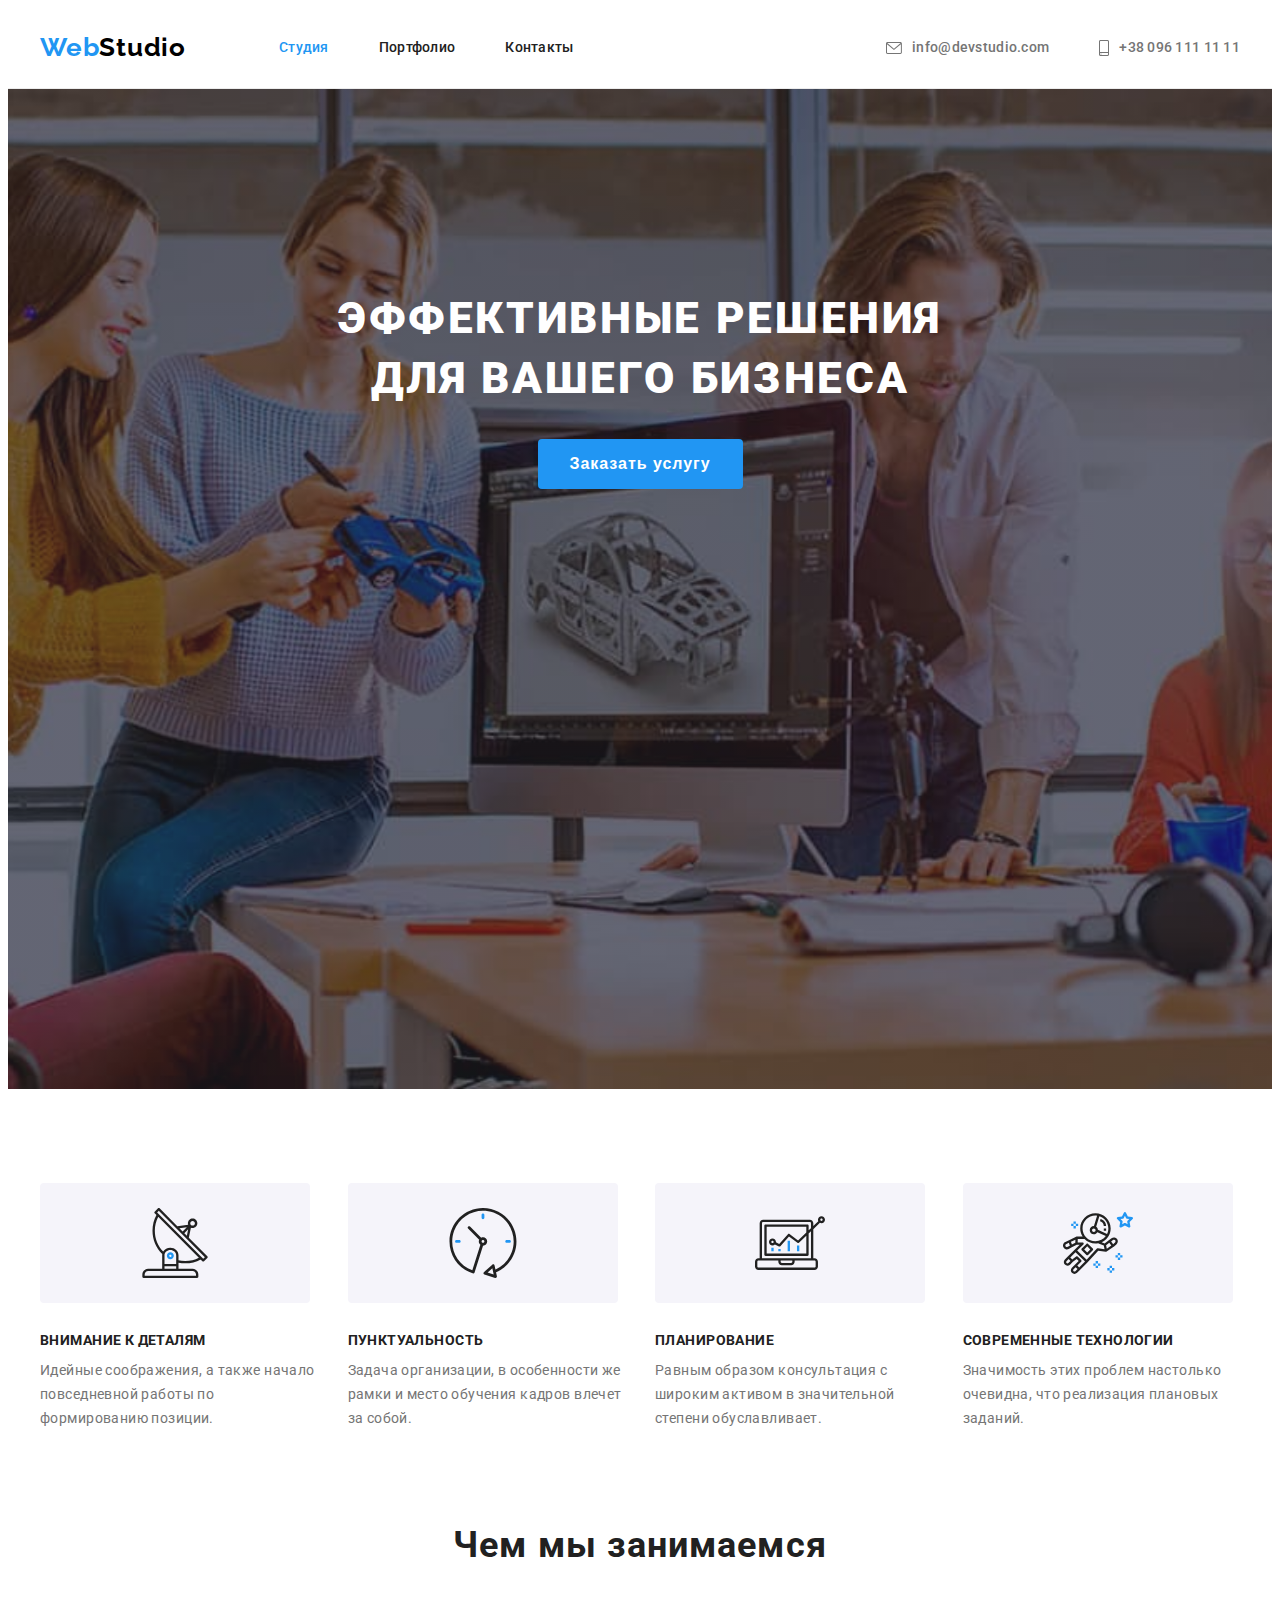
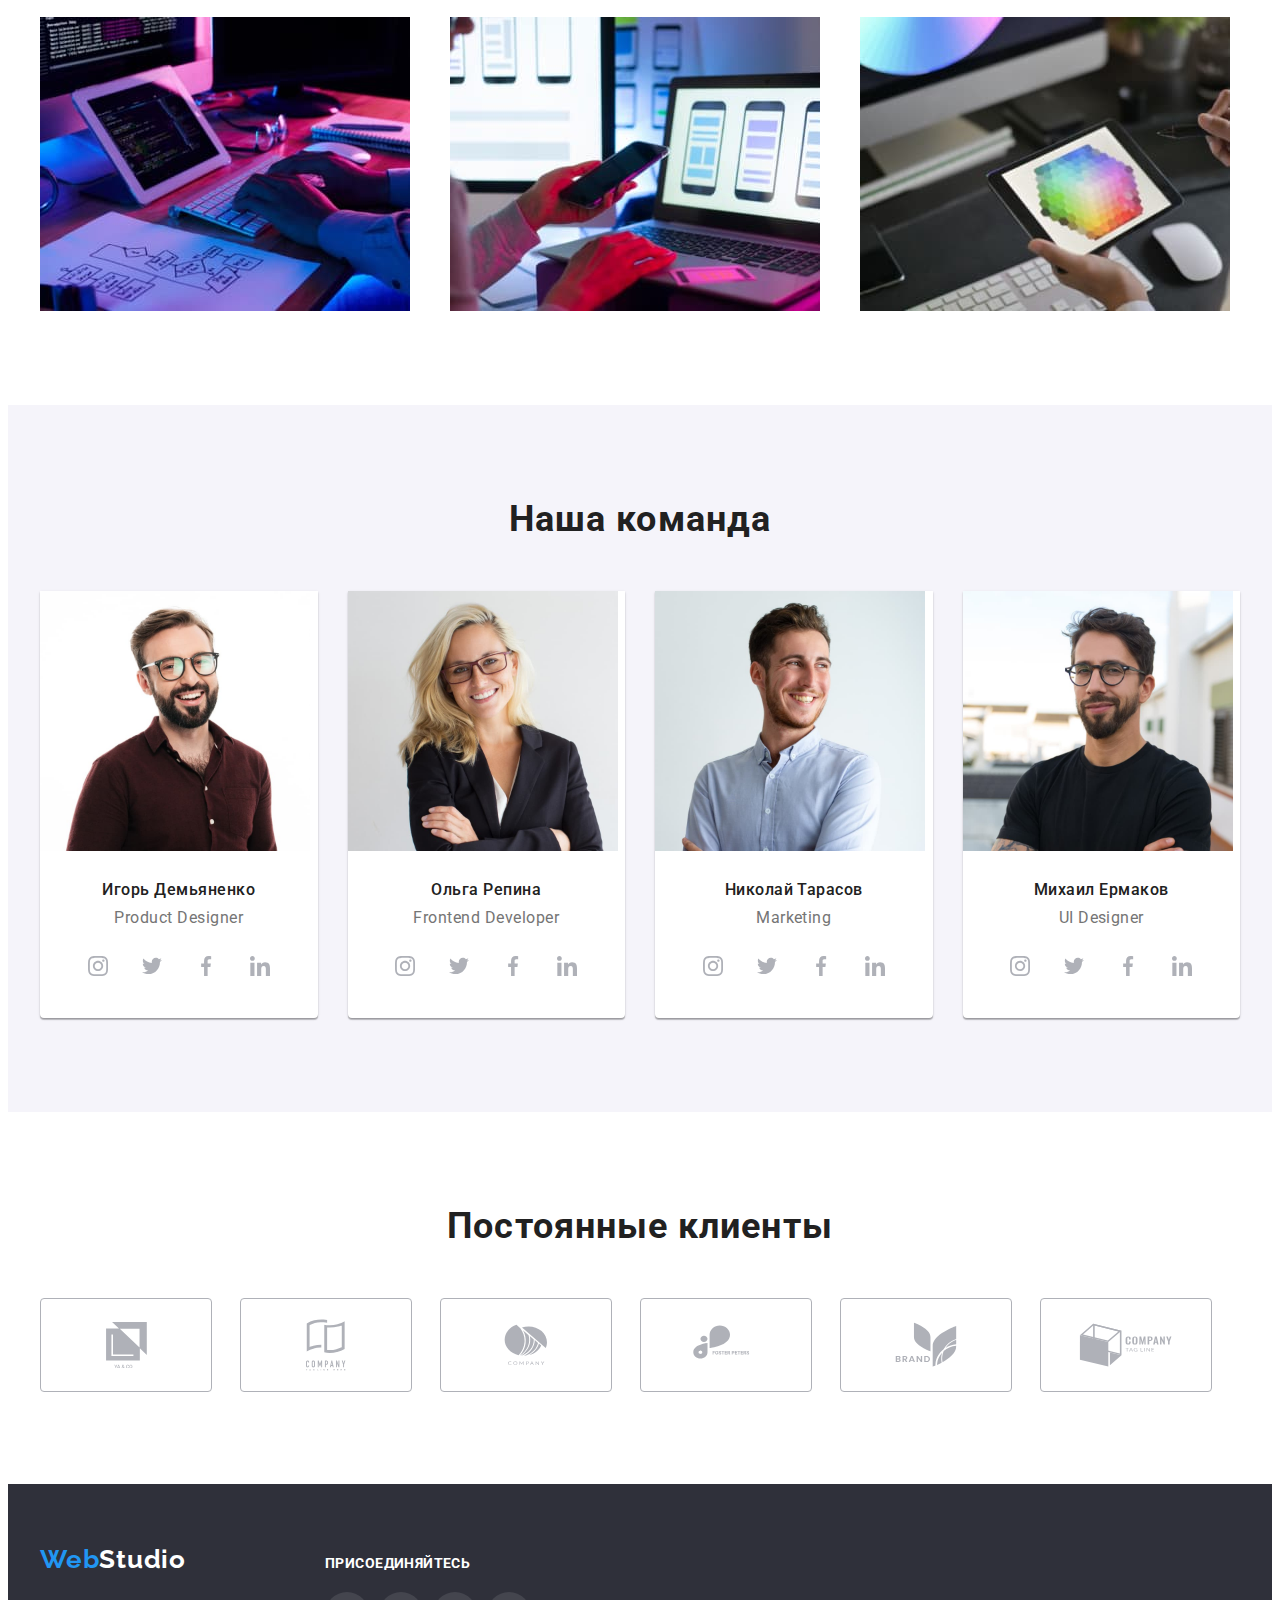
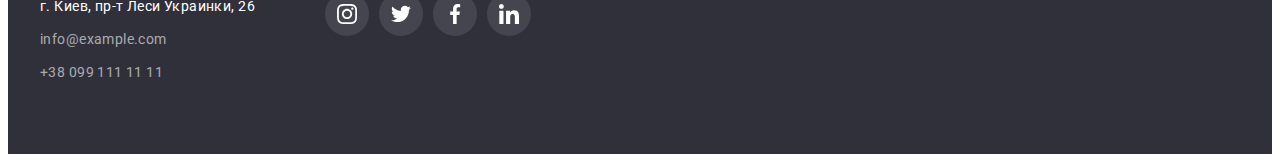
<file: index.html>
<!DOCTYPE html>
<html lang="ru">

<head>
    <meta charset="UTF-8">
    <meta http-equiv="X-UA-Compatible" content="IE=edge">
    <meta name="viewport" content="width=device-width, initial-scale=1.0">
    <title lang="en">WebStudio</title>
    <link rel="stylesheet" href="https://cdnjs.cloudflare.com/ajax/libs/modern-normalize/1.1.0/modern-normalize.min.css"
        integrity="sha512-wpPYUAdjBVSE4KJnH1VR1HeZfpl1ub8YT/NKx4PuQ5NmX2tKuGu6U/JRp5y+Y8XG2tV+wKQpNHVUX03MfMFn9Q=="
        crossorigin="anonymous" referrerpolicy="no-referrer" />
    <link rel="preconnect" href="https://fonts.googleapis.com">
    <link rel="preconnect" href="https://fonts.gstatic.com" crossorigin>
    <link
        href="https://fonts.googleapis.com/css2?family=Raleway:wght@700&family=Roboto:wght@400;500;700;900&display=swap"
        rel="stylesheet">
    <link rel="stylesheet" href="./css/styles.css">
</head>

<body>

    <!-- Шапка -->

    <header class="header">
        <div class="container header-container">
            <nav class="site-nav">
                <a class="header-logo logo link" href="index.html" lang="en"><span class="accent">Web</span>Studio</a>
                <ul class="menu-list list">
                    <li class="menu-items"><a class="menu-link link current" href="index.html">Студия</a></li>
                    <li class="menu-items"><a class="menu-link link" href="portfolio.html">Портфолио</a></li>
                    <li class="menu-items"><a class="menu-link link" href="">Контакты</a></li>
                </ul>
            </nav>

            <ul class="menu-contacts list">
                <li class="contact-items">
                    <a class="contact-link link" href="mailto:info@devstudio.com"><svg class="contact-svg" width="16px"
                            height="12px">
                            <use href="./images/icons.svg#icon-envelope"></use>
                        </svg>info@devstudio.com</a>
                </li>
                <li class="contact-items">
                    <a class="contact-link link" href="tel:+380961111111"><svg class="contact-svg" width="10px"
                            height="16px">
                            <use href="./images/icons.svg#icon-smartphone"></use>
                        </svg>+38 096 111 11 11</a>
                </li>
            </ul>
        </div>
    </header>
    <main>

        <!-- Герой -->

        <section class="hero">
            <div class="container hero-container">
                <h1 class="hero-title">Эффективные решения для вашего бизнеса</h1>
                <button type="button" class="hero-button">Заказать услугу</button>
            </div>
        </section>

        <!-- Особенности -->

        <section class="features section">
            <div class="container">
                <h2 class="features-title">Наши особенности</h2>
                <ul class="features-list list">
                    <li class="features-item">
                        <div class="features-img-container">
                            <svg class="features-img" width="70px" height="70px">
                                <use href="./images/icons.svg#icon-antenna"></use>
                            </svg>
                        </div>
                        <h3 class="features-list-title">Внимание к деталям</h3>
                        <p class="features-text">Идейные соображения, а также начало повседневной работы по формированию
                            позиции.</p>
                    </li>
                    <li class="features-item">
                        <div class="features-img-container">
                            <svg class="features-img" width="70px" height="70px">
                                <use href="./images/icons.svg#icon-clock"></use>
                            </svg>
                        </div>
                        <h3 class="features-list-title">Пунктуальность</h3>
                        <p class="features-text">Задача организации, в особенности же рамки и место обучения кадров
                            влечет за собой.</p>
                    </li>
                    <li class="features-item">
                        <div class="features-img-container">
                            <svg class="features-img" width="70px" height="70px">
                                <use href="./images/icons.svg#icon-diagram"></use>
                            </svg>
                        </div>
                        <h3 class="features-list-title">Планирование</h3>
                        <p class="features-text">Равным образом консультация с широким активом в значительной степени
                            обуславливает.</p>
                    </li>
                    <li class="features-item">
                        <div class="features-img-container">
                            <svg class="features-img" width="70px" height="70px">
                                <use href="./images/icons.svg#icon-astronaut"></use>
                            </svg>
                        </div>
                        <h3 class="features-list-title">Современные технологии</h3>
                        <p class="features-text">Значимость этих проблем настолько очевидна, что реализация плановых
                            заданий.</p>
                    </li>
                </ul>
            </div>
        </section>

        <!-- Чем мы занимаемся -->

        <section class="works section">
            <div class="container">
                <h2 class="works-title title">Чем мы занимаемся</h2>
                <ul class="works-list list">
                    <li class="works-item">
                        <a class="link" href=""><img src="./images/box-1.jpg" alt="Парень создает десктопное приложение"
                                width="370" height="294"></a>
                    </li>
                    <li class="works-item">
                        <a class="link" href=""><img src="./images/box-2.jpg" alt="Девушка создает мобильное приложение"
                                width="370" height="294"></a>
                    </li>
                    <li class="works-item">
                        <a class="link" href=""><img src="./images/box-3.jpg" alt="Дизайнер выбирает цвет" width="370"
                                height="294"></a>
                    </li>
                </ul>
            </div>
        </section>

        <!-- Наша команда -->

        <section class="team section">
            <div class="container">
                <h2 class="team-title title">Наша команда</h2>
                <ul class="team-list list">
                    <li class="team-item">
                        <img src="./images/team-1.jpg" alt="Игорь Демьяненко" width="270" height="260">
                        <div class="team-block">
                            <h3 class="team-titles">Игорь Демьяненко</h3>
                            <p class="team-text" lang="en">Product Designer</p>
                            <ul class="team-social-list list">
                                <li class="team-social-item">
                                    <a href="" class="team-social-link">
                                        <svg class="social-icon" width="20px" height="20px">
                                            <use href="./images/icons.svg#icon-instagram"></use>
                                        </svg>
                                    </a>
                                </li>
                                <li class="team-social-item">
                                    <a href="" class="team-social-link">
                                        <svg class="social-icon" width="20px" height="20px">
                                            <use href="./images/icons.svg#icon-twitter"></use>
                                        </svg>
                                    </a>
                                </li>
                                <li class="team-social-item">
                                    <a href="" class="team-social-link">
                                        <svg class="social-icon" width="20px" height="20px">
                                            <use href="./images/icons.svg#icon-facebook"></use>
                                        </svg>
                                    </a>
                                </li>
                                <li class="team-social-item">
                                    <a href="" class="team-social-link">
                                        <svg class="social-icon" width="20px" height="20px">
                                            <use href="./images/icons.svg#icon-linkedin"></use>
                                        </svg>
                                    </a>
                                </li>
                            </ul>
                        </div>
                    </li>
                    <li class="team-item">
                        <img src="./images/team-2.jpg" alt="Ольга Репина" width="270" height="260">
                        <div class="team-block">
                            <h3 class="team-titles">Ольга Репина</h3>
                            <p class="team-text" lang="en">Frontend Developer</p>
                            <ul class="team-social-list list">
                                <li class="team-social-item">
                                    <a href="" class="team-social-link">
                                        <svg class="social-icon" width="20px" height="20px">
                                            <use href="./images/icons.svg#icon-instagram"></use>
                                        </svg>
                                    </a>
                                </li>
                                <li class="team-social-item">
                                    <a href="" class="team-social-link">
                                        <svg class="social-icon" width="20px" height="20px">
                                            <use href="./images/icons.svg#icon-twitter"></use>
                                        </svg>
                                    </a>
                                </li>
                                <li class="team-social-item">
                                    <a href="" class="team-social-link">
                                        <svg class="social-icon" width="20px" height="20px">
                                            <use href="./images/icons.svg#icon-facebook"></use>
                                        </svg>
                                    </a>
                                </li>
                                <li class="team-social-item">
                                    <a href="" class="team-social-link">
                                        <svg class="social-icon" width="20px" height="20px">
                                            <use href="./images/icons.svg#icon-linkedin"></use>
                                        </svg>
                                    </a>
                                </li>
                            </ul>
                        </div>
                    </li>
                    <li class="team-item">
                        <img src="./images/team-3.jpg" alt="Николай Тарасов" width="270" height="260">
                        <div class="team-block">
                            <h3 class="team-titles">Николай Тарасов</h3>
                            <p class="team-text" lang="en">Marketing</p>
                            <ul class="team-social-list list">
                                <li class="team-social-item">
                                    <a href="" class="team-social-link">
                                        <svg class="social-icon" width="20px" height="20px">
                                            <use href="./images/icons.svg#icon-instagram"></use>
                                        </svg>
                                    </a>
                                </li>
                                <li class="team-social-item">
                                    <a href="" class="team-social-link">
                                        <svg class="social-icon" width="20px" height="20px">
                                            <use href="./images/icons.svg#icon-twitter"></use>
                                        </svg>
                                    </a>
                                </li>
                                <li class="team-social-item">
                                    <a href="" class="team-social-link">
                                        <svg class="social-icon" width="20px" height="20px">
                                            <use href="./images/icons.svg#icon-facebook"></use>
                                        </svg>
                                    </a>
                                </li>
                                <li class="team-social-item">
                                    <a href="" class="team-social-link">
                                        <svg class="social-icon" width="20px" height="20px">
                                            <use href="./images/icons.svg#icon-linkedin"></use>
                                        </svg>
                                    </a>
                                </li>
                            </ul>
                        </div>
                    </li>
                    <li class="team-item">
                        <img src="./images/team-4.jpg" alt="Михаил Ермаков" width="270" height="260">
                        <div class="team-block">
                            <h3 class="team-titles">Михаил Ермаков</h3>
                            <p class="team-text" lang="en">UI Designer</p>
                            <ul class="team-social-list list">
                                <li class="team-social-item">
                                    <a href="" class="team-social-link">
                                        <svg class="social-icon" width="20px" height="20px">
                                            <use href="./images/icons.svg#icon-instagram"></use>
                                        </svg>
                                    </a>
                                </li>
                                <li class="team-social-item">
                                    <a href="" class="team-social-link">
                                        <svg class="social-icon" width="20px" height="20px">
                                            <use href="./images/icons.svg#icon-twitter"></use>
                                        </svg>
                                    </a>
                                </li>
                                <li class="team-social-item">
                                    <a href="" class="team-social-link">
                                        <svg class="social-icon" width="20px" height="20px">
                                            <use href="./images/icons.svg#icon-facebook"></use>
                                        </svg>
                                    </a>
                                </li>
                                <li class="team-social-item">
                                    <a href="" class="team-social-link">
                                        <svg class="social-icon" width="20px" height="20px">
                                            <use href="./images/icons.svg#icon-linkedin"></use>
                                        </svg>
                                    </a>
                                </li>
                            </ul>
                        </div>
                    </li>
                </ul>
            </div>
        </section>

        <!-- Постоянные клиенты -->

        <section class="clients section">
            <div class="container">
                <h2 class="clients-title title">Постоянные клиенты</h2>
                <ul class="clients-list list">
                    <li class="clients-item">
                        <a href="" class="clients-link">
                            <svg class="clients-icon" width="41px" height="46.7px">
                                <use href="./images/icons.svg#icon-group-1"></use>
                            </svg>
                        </a>
                    </li>
                    <li class="clients-item">
                        <a href="" class="clients-link">
                            <svg class="clients-icon" width="40px" height="52px">
                                <use href="./images/icons.svg#icon-group-2"></use>
                            </svg>
                        </a>
                    </li>
                    <li class="clients-item">
                        <a href="" class="clients-link">
                            <svg class="clients-icon" width="43.46px" height="41.18px">
                                <use href="./images/icons.svg#icon-group-3"></use>
                            </svg>
                        </a>
                    </li>
                    <li class="clients-item">
                        <a href="" class="clients-link">
                            <svg class="clients-icon" width="84.44px" height="40.62px">
                                <use href="./images/icons.svg#icon-group-4"></use>
                            </svg>
                        </a>
                    </li>
                    <li class="clients-item">
                        <a href="" class="clients-link">
                            <svg class="clients-icon" width="62.52px" height="45.43px">
                                <use href="./images/icons.svg#icon-group-5"></use>
                            </svg>
                        </a>
                    </li>
                    <li class="clients-item">
                        <a href="" class="clients-link">
                            <svg class="clients-icon" width="93.79px" height="43.93px">
                                <use href="./images/icons.svg#icon-group-6"></use>
                            </svg>
                        </a>
                    </li>
                </ul>
            </div>
        </section>
    </main>

    <!-- Футер -->

    <footer class="footer">
        <div class="container footer-container">
            <div class="footer-adress">
                <a class="logo-footer logo link" href="index.html" lang="en"><span class="accent">Web</span>Studio</a>
                <address class="address">
                    <a class="address-link link" href="https://goo.gl/maps/7NLm5bi6WT52SHXh7">г. Киев, пр-т Леси
                        Украинки,
                        26</a><br>
                    <a class="footer-contacts link" href="mailto:info@example.com">info@example.com</a> <br>
                    <a class="footer-contacts link" href="tel:+380991111111">+38 099 111 11 11</a>
                </address>
            </div>
            <div class="footer-social">
                <b class="footer-join">присоединяйтесь</b>
                <ul class="footer-list list">
                    <li class="footer-social-item">
                        <a href="" class="footer-social-link">
                            <svg class="footer-social-icon" width="20px" height="20px">
                                <use href="./images/icons.svg#icon-instagram"></use>
                            </svg>
                        </a>
                    </li>
                    <li class="footer-social-item">
                        <a href="" class="footer-social-link">
                            <svg class="footer-social-icon" width="20px" height="20px">
                                <use href="./images/icons.svg#icon-twitter"></use>
                            </svg>
                        </a>
                    </li>
                    <li class="footer-social-item">
                        <a href="" class="footer-social-link">
                            <svg class="footer-social-icon" width="20px" height="20px">
                                <use href="./images/icons.svg#icon-facebook"></use>
                            </svg>
                        </a>
                    </li>
                    <li class="footer-social-item">
                        <a href="" class="footer-social-link">
                            <svg class="footer-social-icon" width="20px" height="20px">
                                <use href="./images/icons.svg#icon-linkedin"></use>
                            </svg>
                        </a>
                    </li>
                </ul>
            </div>
        </div>
    </footer>
</body>

</html>
</file>
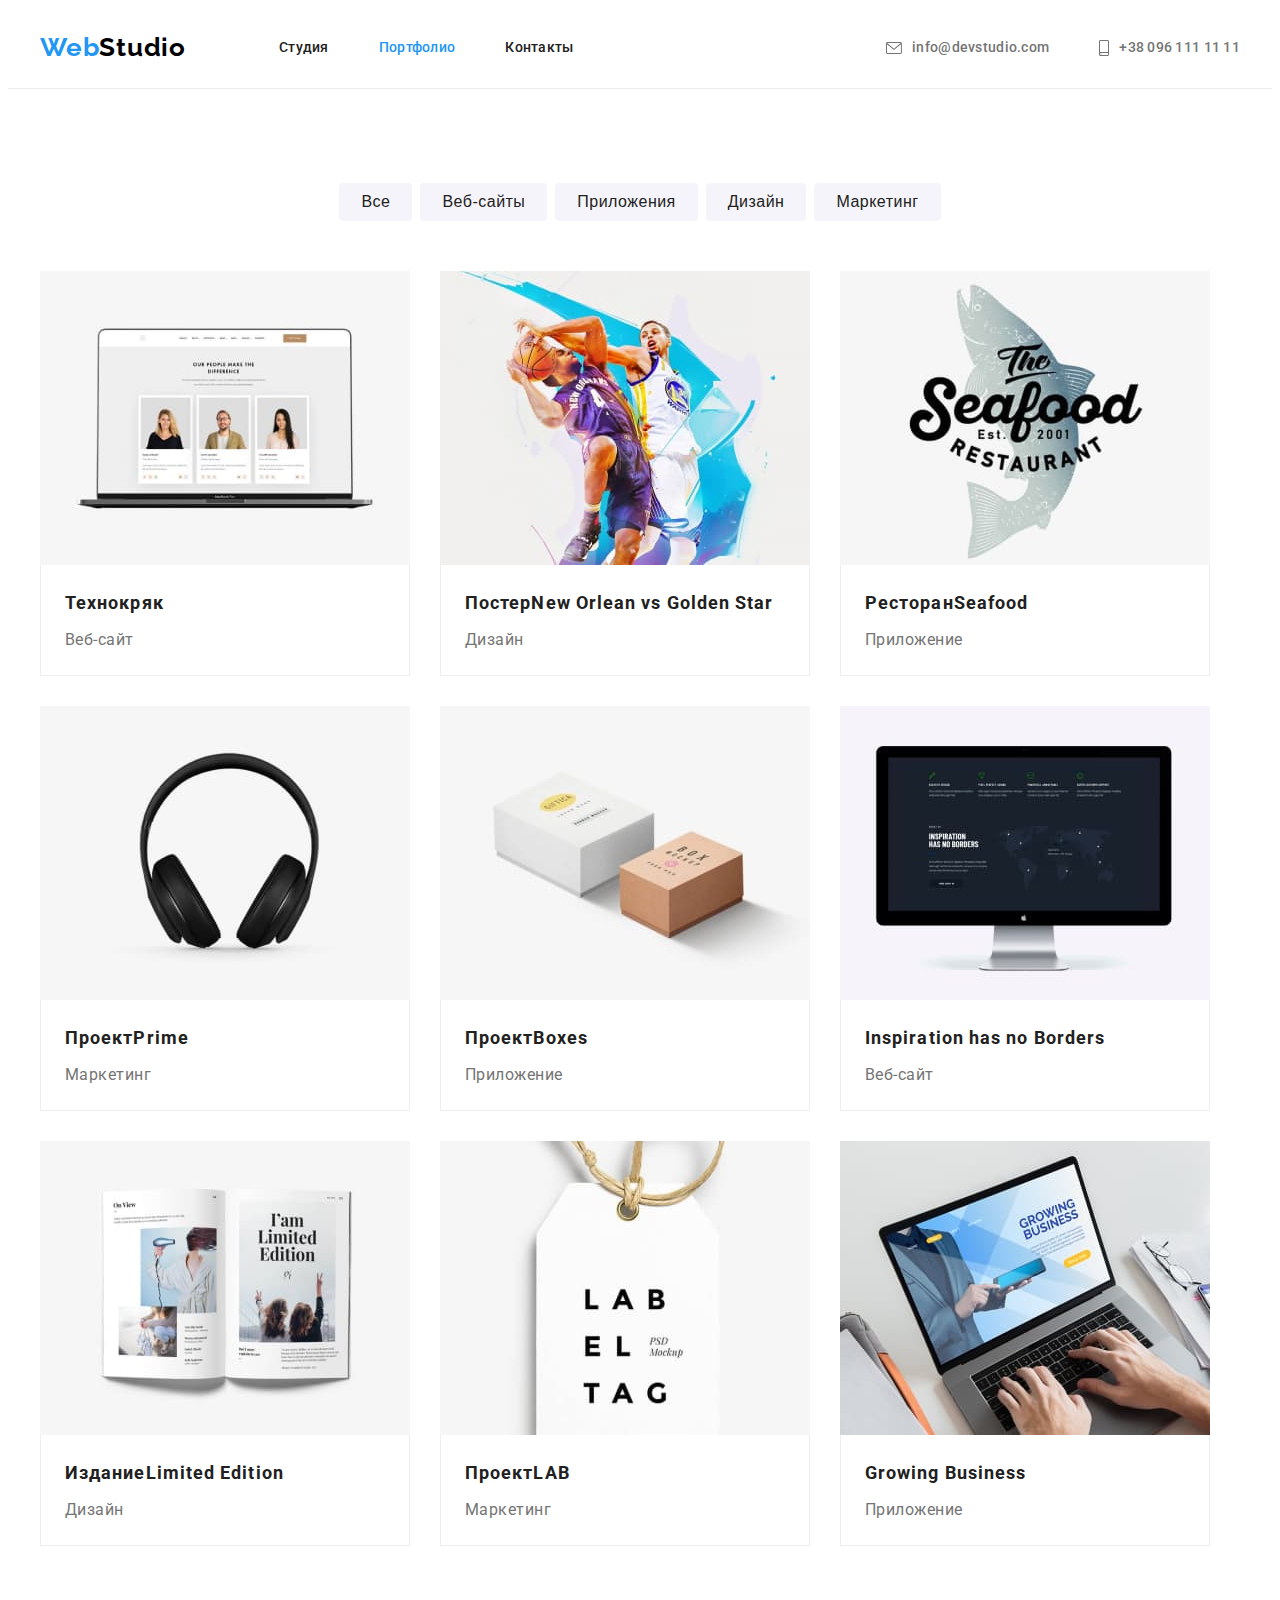
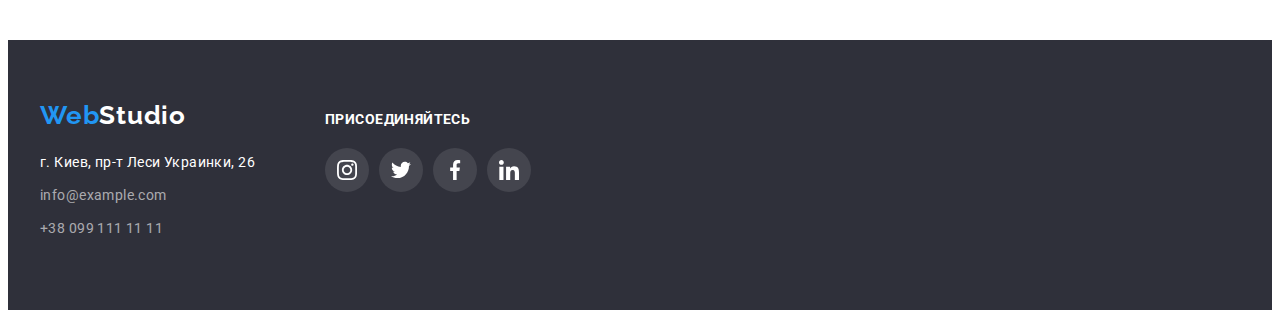
<file: portfolio.html>
<!DOCTYPE html>
<html lang="en">

<head>
    <meta charset="UTF-8">
    <meta http-equiv="X-UA-Compatible" content="IE=edge">
    <meta name="viewport" content="width=device-width, initial-scale=1.0">
    <title>Portfolio</title>
    <link rel="stylesheet" href="https://cdnjs.cloudflare.com/ajax/libs/modern-normalize/1.1.0/modern-normalize.min.css"
        integrity="sha512-wpPYUAdjBVSE4KJnH1VR1HeZfpl1ub8YT/NKx4PuQ5NmX2tKuGu6U/JRp5y+Y8XG2tV+wKQpNHVUX03MfMFn9Q=="
        crossorigin="anonymous" referrerpolicy="no-referrer" />
    <link rel="preconnect" href="https://fonts.googleapis.com">
    <link rel="preconnect" href="https://fonts.gstatic.com" crossorigin>
    <link
        href="https://fonts.googleapis.com/css2?family=Raleway:wght@700&family=Roboto:wght@400;500;700;900&display=swap"
        rel="stylesheet">
    <link rel="stylesheet" href="./css/styles.css">
</head>

<body>

    <!-- Шапка -->

    <header class="header">
        <div class="container header-container">
            <nav class="site-nav">
                <a class="header-logo logo link" href="index.html" lang="en"><span class="accent">Web</span>Studio</a>
                <ul class="menu-list list">
                    <li class="menu-items"><a class="menu-link link" href="index.html">Студия</a></li>
                    <li class="menu-items"><a class="menu-link link current" href="portfolio.html">Портфолио</a></li>
                    <li class="menu-items"><a class="menu-link link" href="">Контакты</a></li>
                </ul>
            </nav>

            <ul class="menu-contacts list">
                <li class="contact-items">
                    <a class="contact-link link" href="mailto:info@devstudio.com"><svg class="contact-svg" width="16px"
                            height="12px">
                            <use href="./images/icons.svg#icon-envelope"></use>
                        </svg>info@devstudio.com</a>
                </li>
                <li class="contact-items">
                    <a class="contact-link link" href="tel:+380961111111"><svg class="contact-svg" width="10px"
                            height="16px">
                            <use href="./images/icons.svg#icon-smartphone"></use>
                        </svg>+38 096 111 11 11</a>
                </li>
            </ul>
        </div>
    </header>
    <main>

        <!-- Наши проекты -->

        <section class="projects section">
            <div class="container">
                <h2 class="projects-title">Наши проекты</h2>

                <ul class="buttons-list list">
                    <li class="buttons-items">
                        <button type="button" class="buttons">Все</button>
                    </li>
                    <li class="buttons-items">
                        <button type="button" class="buttons">Веб-сайты</button>
                    </li>
                    <li class="buttons-items">
                        <button type="button" class="buttons">Приложения</button>
                    </li>
                    <li class="buttons-items">
                        <button type="button" class="buttons">Дизайн</button>
                    </li>
                    <li class="buttons-items">
                        <button type="button" class="buttons">Маркетинг</button>
                    </li>
                </ul>

                <ul class="gallery-list list">
                    <li class="gallery-items">
                        <img src="./images/laptop-screen.jpg" alt="Веб-сайт на экране ноутбука" width="370"
                            height="294">
                        <div class="gallery-block">
                            <h2 class="list-titles">Технокряк</h2>
                            <p class="list-text">Веб-сайт</p>
                        </div>
                    </li>

                    <li class="gallery-items">
                        <img src="./images/poster-basketball.jpg" alt="Постер с баскетболистами" width="370"
                            height="294">
                        <div class="gallery-block">
                            <h2 class="list-titles">Постер<span lang="en">New Orlean vs Golden Star</span></h2>
                            <p class="list-text">Дизайн</p>
                        </div>
                    </li>

                    <li class="gallery-items">
                        <img src="./images/logo-seafood.jpg" alt="Логотип ресторана" width="370" height="294">
                        <div class="gallery-block">
                            <h2 class="list-titles">Ресторан<span lang="en">Seafood</span></h2>
                            <p class="list-text">Приложение</p>
                        </div>
                    </li>

                    <li class="gallery-items">
                        <img src="./images/headphones.jpg" alt="Наушники" width="370" height="294">
                        <div class="gallery-block">
                            <h2 class="list-titles">Проект<span lang="en">Prime</span></h2>
                            <p class="list-text">Маркетинг</p>
                        </div>
                    </li>

                    <li class="gallery-items">
                        <img src="./images/boxes.jpg" alt="Картонные коробочки" width="370" height="294">
                        <div class="gallery-block">
                            <h2 class="list-titles">Проект<span lang="en">Boxes</span></h2>
                            <p class="list-text">Приложение</p>
                        </div>
                    </li>

                    <li class="gallery-items">
                        <img src="./images/monitor.jpg" alt="Веб-сайт на экране компьютера" width="370" height="294">
                        <div class="gallery-block">
                            <h2 class="list-titles"><span lang="en">Inspiration has no Borders</span></h2>
                            <p class="list-text">Веб-сайт</p>
                        </div>
                    </li>

                    <li class="gallery-items">
                        <img src="./images/book.jpg" alt="Журнал" width="370" height="294">
                        <div class="gallery-block">
                            <h2 class="list-titles">Издание<span lang="en">Limited Edition</span></h2>
                            <p class="list-text">Дизайн</p>
                        </div>
                    </li>

                    <li class="gallery-items">
                        <img src="./images/project-lab.jpg" alt="Картонная бирка" width="370" height="294">
                        <div class="gallery-block">
                            <h2 class="list-titles">Проект<span lang="en">LAB</span></h2>
                            <p class="list-text">Маркетинг</p>
                        </div>
                    </li>

                    <li class="gallery-items">
                        <img src="./images/business.jpg" alt="Ноутбук" width="370" height="294">
                        <div class="gallery-block">
                            <h2 class="list-titles"><span lang="en">Growing Business</span></h2>
                            <p class="list-text">Приложение</p>
                        </div>
                    </li>
                </ul>
            </div>
        </section>
    </main>

    <!-- Футер -->

    <footer class="footer">
        <div class="container footer-container">
            <div class="footer-adress">
                <a class="logo-footer logo link" href="index.html" lang="en"><span class="accent">Web</span>Studio</a>
                <address class="address">
                    <a class="address-link link" href="https://goo.gl/maps/7NLm5bi6WT52SHXh7">г. Киев, пр-т Леси
                        Украинки,
                        26</a><br>
                    <a class="footer-contacts link" href="mailto:info@example.com">info@example.com</a> <br>
                    <a class="footer-contacts link" href="tel:+380991111111">+38 099 111 11 11</a>
                </address>
            </div>
            <div class="footer-social">
                <b class="footer-join">присоединяйтесь</b>
                <ul class="footer-list list">
                    <li class="footer-social-item">
                        <a href="" class="footer-social-link">
                            <svg class="footer-social-icon" width="20px" height="20px">
                                <use href="./images/icons.svg#icon-instagram"></use>
                            </svg>
                        </a>
                    </li>
                    <li class="footer-social-item">
                        <a href="" class="footer-social-link">
                            <svg class="footer-social-icon" width="20px" height="20px">
                                <use href="./images/icons.svg#icon-twitter"></use>
                            </svg>
                        </a>
                    </li>
                    <li class="footer-social-item">
                        <a href="" class="footer-social-link">
                            <svg class="footer-social-icon" width="20px" height="20px">
                                <use href="./images/icons.svg#icon-facebook"></use>
                            </svg>
                        </a>
                    </li>
                    <li class="footer-social-item">
                        <a href="" class="footer-social-link">
                            <svg class="footer-social-icon" width="20px" height="20px">
                                <use href="./images/icons.svg#icon-linkedin"></use>
                            </svg>
                        </a>
                    </li>
                </ul>
            </div>
        </div>
    </footer>
</body>

</html>
</file>
<file: css/styles.css>
/* Основной цвет заголовков #212121;
Вторичный цвет заголовков #FFFFFF;
Цвет навигации #212121;
Цвет логотипа #000000;
Цвет текста #757575;
Цвет акцента #2196F3;
Цвет контактов в хедере #757575;
Цвет контактов в футере rgba(255, 255, 255, 0.6); */

:root {
	--primary-title-color: #212121;
	--secondary-title-color: #ffffff;
	--main-nav-color: #212121;
	--logo-color: #000000;
	--text-color: #757575;
	--accent-color: #2196f3;
}

p,
h1,
h2,
h3,
h4,
h5,
h6 {
	margin: 0;
}

ul {
	margin: 0;
	padding: 0;
}

img {
	display: block;
	max-width: 100%;
}

body {
	font-family: Roboto, "Open Sans", Arial, Helvetica, sans-serif;
	color: #757575;
}

.list {
	list-style: none;
}

.link {
	text-decoration: none;
}

.container {
	width: 1200px;
	padding-left: 15px;
	padding-right: 15px;
	margin: 0 auto;
}

.section {
	padding-top: 94px;
	padding-bottom: 94px;
}

/* Шапка */

.header {
	border-bottom: 1px solid #ececec;
}

.header-container {
	display: flex;
	align-items: center;
}

.site-nav {
	display: flex;
	align-items: center;
}

.logo {
	font-family: Raleway;
	font-weight: bold;
	font-size: 26px;
	line-height: 1.2;
	letter-spacing: 0.03em;
	color: var(--logo-color);
}

.header-logo {
	margin-right: 93px;
	padding-top: 24px;
	padding-bottom: 25px;
}

.accent {
	color: var(--accent-color);
}

.menu-list {
	display: flex;
}

.menu-items:not(:last-child) {
	margin-right: 50px;
}

.menu-link {
	display: block;
	font-weight: 500;
	font-size: 14px;
	line-height: 1.14;
	letter-spacing: 0.02em;
	color: var(--main-nav-color);

	padding-top: 32px;
	padding-bottom: 32px;
}

.menu-link:hover,
.menu-link:focus,
.menu-link:active {
	color: var(--accent-color);
}

.menu-link.link.current {
	color: var(--accent-color);
}

.menu-contacts {
	display: flex;
	margin-left: auto;
}

.contact-items:not(:last-child) {
	margin-right: 50px;
}

.contact-items {
	display: flex;
}

.contact-link {
	display: block;
	font-weight: 500;
	font-size: 14px;
	line-height: 1.14;
	letter-spacing: 0.02em;
	color: #757575;

	padding-top: 32px;
	padding-bottom: 32px;
}

.contact-svg {
	margin-right: 10px;
	vertical-align: middle;
	fill: currentColor;
}

.contact-link:hover,
.contact-link:focus {
	color: var(--accent-color);
	fill: var(--accent-color);
}

/* Герой */

.hero {
	max-width: 1600px;
	height: 600px;
	margin-left: auto;
	margin-right: auto;
	padding-top: 200px;
	padding-bottom: 200px;

	background-color: #c4c4c4;
	background-image: linear-gradient(rgba(47, 48, 58, 0.4), rgba(47, 48, 58, 0.4)), url("../images/hero.jpg");
	background-repeat: no-repeat;
	background-size: cover;
	background-position: center;
}

.hero-title {
	font-weight: 900;
	font-size: 44px;
	line-height: 1.36;
	text-align: center;
	letter-spacing: 0.06em;
	text-transform: uppercase;
	color: var(--secondary-title-color);

	margin-bottom: 30px;
	max-width: 696px;
	margin: 0 auto 30px;
}

.hero-button {
	font-weight: bold;
	font-size: 16px;
	line-height: 1.87;
	display: flex;
	letter-spacing: 0.06em;
	color: #ffffff;
	background-color: var(--accent-color);
	cursor: pointer;
	border-style: none;

	border-radius: 4px;
	padding: 10px 32px;
	min-width: 200px;
	height: 50px;
	display: block;
	margin: 0 auto;
}

/* Особенности */

.features-title,
.projects-title {
	position: absolute;
	width: 1px;
	height: 1px;
	margin: -1px;
	padding: 0;
	overflow: hidden;
	border: 0;
	clip: rect(0 0 0 0);
}

.features-list {
	display: flex;
	margin-left: -30px;
}

.features-list-title {
	font-weight: bold;
	font-size: 14px;
	line-height: 1.14;
	letter-spacing: 0.03em;
	text-transform: uppercase;
	color: var(--primary-title-color);

	margin-bottom: 10px;
}

.features-text {
	font-size: 14px;
	line-height: 1.71;
	letter-spacing: 0.03em;
	color: var(--text-color);
}

.features-item {
	flex-basis: calc(100% / 4 - 30px);
	margin-left: 30px;
}

.features-img-container {
	display: flex;
	width: 270px;
	height: 120px;
	background-color: #f5f4fa;
	border-radius: 4px;
	align-items: center;
	justify-content: center;
	margin-bottom: 30px;
}

/* Чем мы занимаемся */

.works {
	padding-top: 0;
}

.title {
	font-weight: 700;
	font-size: 36px;
	line-height: 1.16;
	text-align: center;
	letter-spacing: 0.03em;
	color: var(--primary-title-color);
}

.works-title {
	margin-bottom: 50px;
	text-align: center;
}

.works-list {
	display: flex;
	margin-left: -30px;
}

.works-item {
	flex-basis: calc(100% / 3 - 30px);
	margin-left: 30px;
}

/* Наша команда */

.team {
	background-color: #f5f4fa;
}

.team-title {
	margin-bottom: 50px;
	text-align: center;
}

.team-list {
	display: flex;
	margin-left: -30px;
}

.team-item {
	flex-basis: calc(100% / 4 - 30px);
	margin-left: 30px;
	background-color: #ffffff;
	box-shadow: 0px 1px 3px rgba(0, 0, 0, 0.12), 0px 1px 1px rgba(0, 0, 0, 0.14), 0px 2px 1px rgba(0, 0, 0, 0.2);
	border-radius: 0px 0px 4px 4px;
}

.team-block {
	padding-top: 30px;
	padding-bottom: 30px;
}

.team-titles {
	font-weight: 500;
	font-size: 16px;
	line-height: 1.18;
	letter-spacing: 0.03em;
	color: var(--primary-title-color);
	text-align: center;

	margin-bottom: 10px;
}

.team-text {
	font-size: 16px;
	line-height: 1.18;
	letter-spacing: 0.03em;
	color: var(--text-color);
	text-align: center;
	margin-bottom: 16px;
}

.team-social-list {
	display: flex;
	justify-content: center;
}

.team-social-item {
	width: 44px;
	height: 44px;
	margin-right: 10px;
}

.team-social-item:last-child {
	margin-right: 0;
}

.team-social-link {
	width: 100%;
	height: 100%;
	display: flex;
	border-radius: 50%;
	align-items: center;
	justify-content: center;
}

.social-icon {
	fill: #afb1b8;
}

.team-social-link:hover,
.team-social-link:focus {
	background-color: var(--accent-color);
}

.team-social-link:hover .social-icon,
.team-social-link:focus .social-icon {
	fill: #ffffff;
}

/* Постоянные клиенты */

.clients-title {
	margin-bottom: 50px;
}

.clients-list {
	display: flex;
}

.clients-item {
	display: block;
	width: 170px;
	height: 92px;
}

.clients-item:not(:last-child) {
	margin-right: 30px;
}

.clients-link {
	width: 100%;
	height: 100%;
	border: 1px solid #afb1b8;
	border-radius: 4px;
	display: flex;
	align-items: center;
	justify-content: center;
	fill: #afb1b8;
}

.clients-link:hover,
.clients-link:focus {
	border: 1px solid var(--accent-color);
	fill: var(--accent-color);
}

/* Футер */

.footer {
	background-color: #2f303a;
	padding-top: 60px;
	padding-bottom: 60px;
	display: flex;
}

.footer-container {
	display: flex;
	align-items: baseline;
}

.footer-adress {
	margin-right: 70px;
}

.logo-footer {
	color: #ffffff;

	display: inline-block;
	margin-bottom: 20px;
}

.address-link {
	font-style: normal;
	font-weight: normal;
	font-size: 14px;
	line-height: 1.71;
	letter-spacing: 0.03em;
	color: #ffffff;

	display: inline-block;
	margin-bottom: 9px;
}

.footer-contacts {
	font-style: normal;
	font-weight: normal;
	font-size: 14px;
	line-height: 1.71;
	letter-spacing: 0.03em;
	color: rgba(255, 255, 255, 0.6);

	display: inline-block;
	margin-bottom: 9px;
}

.address-link:hover,
.address-link:focus {
	color: var(--accent-color);
}

.footer-contacts:hover,
.footer-contacts:focus {
	color: var(--accent-color);
}

.footer-join {
	font-weight: 700;
	font-size: 14px;
	line-height: 1.14;
	letter-spacing: 0.03em;
	text-transform: uppercase;
	color: #ffffff;
	margin-bottom: 20px;
	display: block;
}

.footer-list {
	display: flex;
	justify-content: center;
}

.footer-social-item {
	width: 44px;
	height: 44px;
	margin-right: 10px;
}

.footer-social-item:last-child {
	margin-right: 0;
}

.footer-social-link {
	width: 100%;
	height: 100%;
	display: flex;
	border-radius: 50%;
	align-items: center;
	justify-content: center;
	background-color: rgba(255, 255, 255, 0.1);
}

.footer-social-icon {
	fill: #ffffff;
}

.footer-social-link:hover,
.footer-social-link:focus {
	background-color: var(--accent-color);
}

/* Портфолио */

.buttons-list {
	display: flex;
	margin-bottom: 50px;
	justify-content: center;
}

.buttons-items:not(:last-child) {
	margin-right: 8px;
}

.buttons {
	font-weight: 500;
	font-size: 16px;
	line-height: 1.62;
	text-align: center;
	letter-spacing: 0.03em;
	color: var(--primary-title-color);
	background: #f5f4fa;
	cursor: pointer;
	border-style: none;

	padding: 6px 22px;
	min-width: 73px;
	height: 38px;
	border-radius: 4px;
}

.buttons:hover,
.buttons:focus {
	color: #ffffff;
	background-color: #2196f3;
	box-shadow: 0px 3px 1px rgba(0, 0, 0, 0.1), 0px 1px 2px rgba(0, 0, 0, 0.08), 0px 2px 2px rgba(0, 0, 0, 0.12);
}

.list-titles {
	font-weight: 700;
	font-size: 18px;
	line-height: 2;
	letter-spacing: 0.06em;
	color: var(--primary-title-color);
}

.list-text {
	font-weight: normal;
	font-size: 16px;
	line-height: 1.87;
	letter-spacing: 0.03em;
	color: var(--text-color);

	margin-top: 4px;
}

.gallery-list {
	display: flex;
	flex-wrap: wrap;
	margin-left: -30px;
	margin-top: -30px;
}

.gallery-items {
	display: block;
	flex-basis: calc(100% / 3 -30px);
	margin-left: 30px;
	margin-top: 30px;
	background-color: #ffffff;
}

.gallery-items:hover {
	box-shadow: 0px 1px 1px rgba(0, 0, 0, 0.12), 0px 4px 4px rgba(0, 0, 0, 0.06), 1px 4px 6px rgba(0, 0, 0, 0.16);
}

.gallery-block {
	border-right: 1px solid #eeeeee;
	border-bottom: 1px solid #eeeeee;
	border-left: 1px solid #eeeeee;

	padding: 20px 24px;
}
</file>
